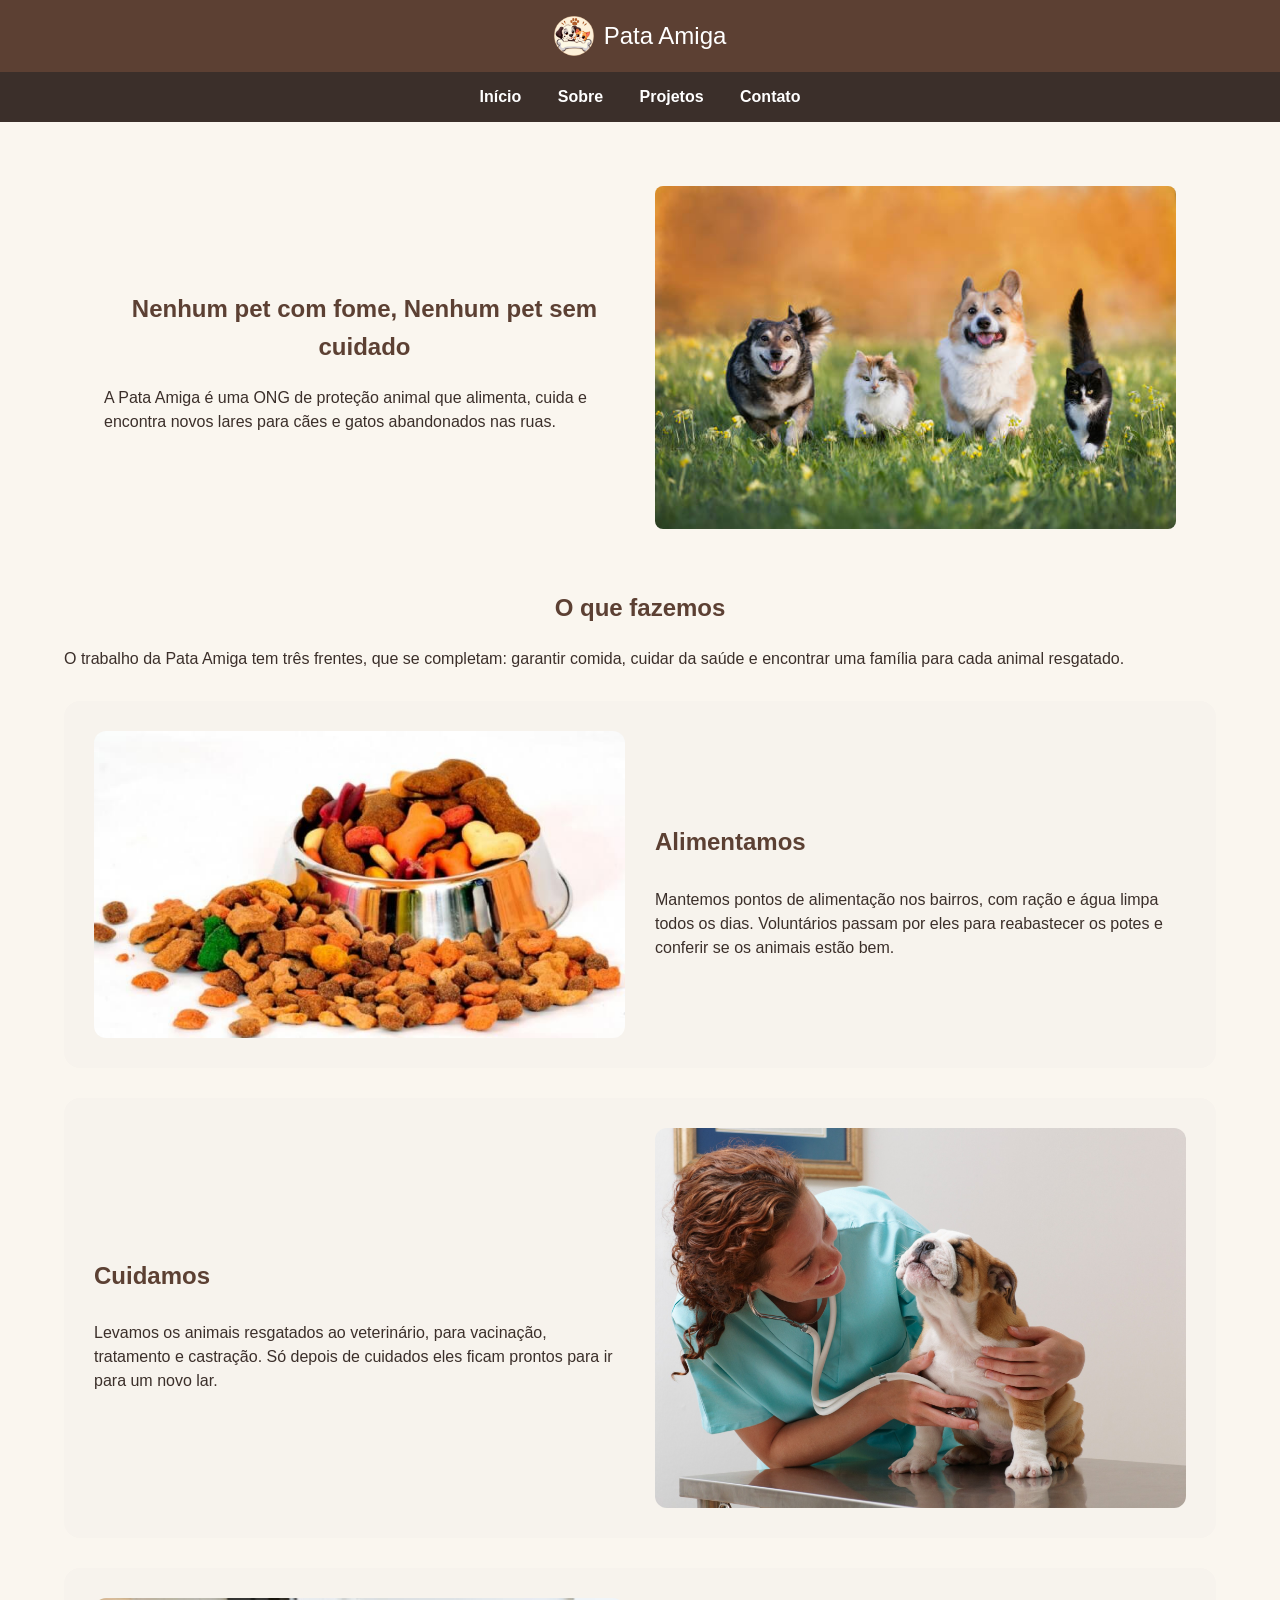
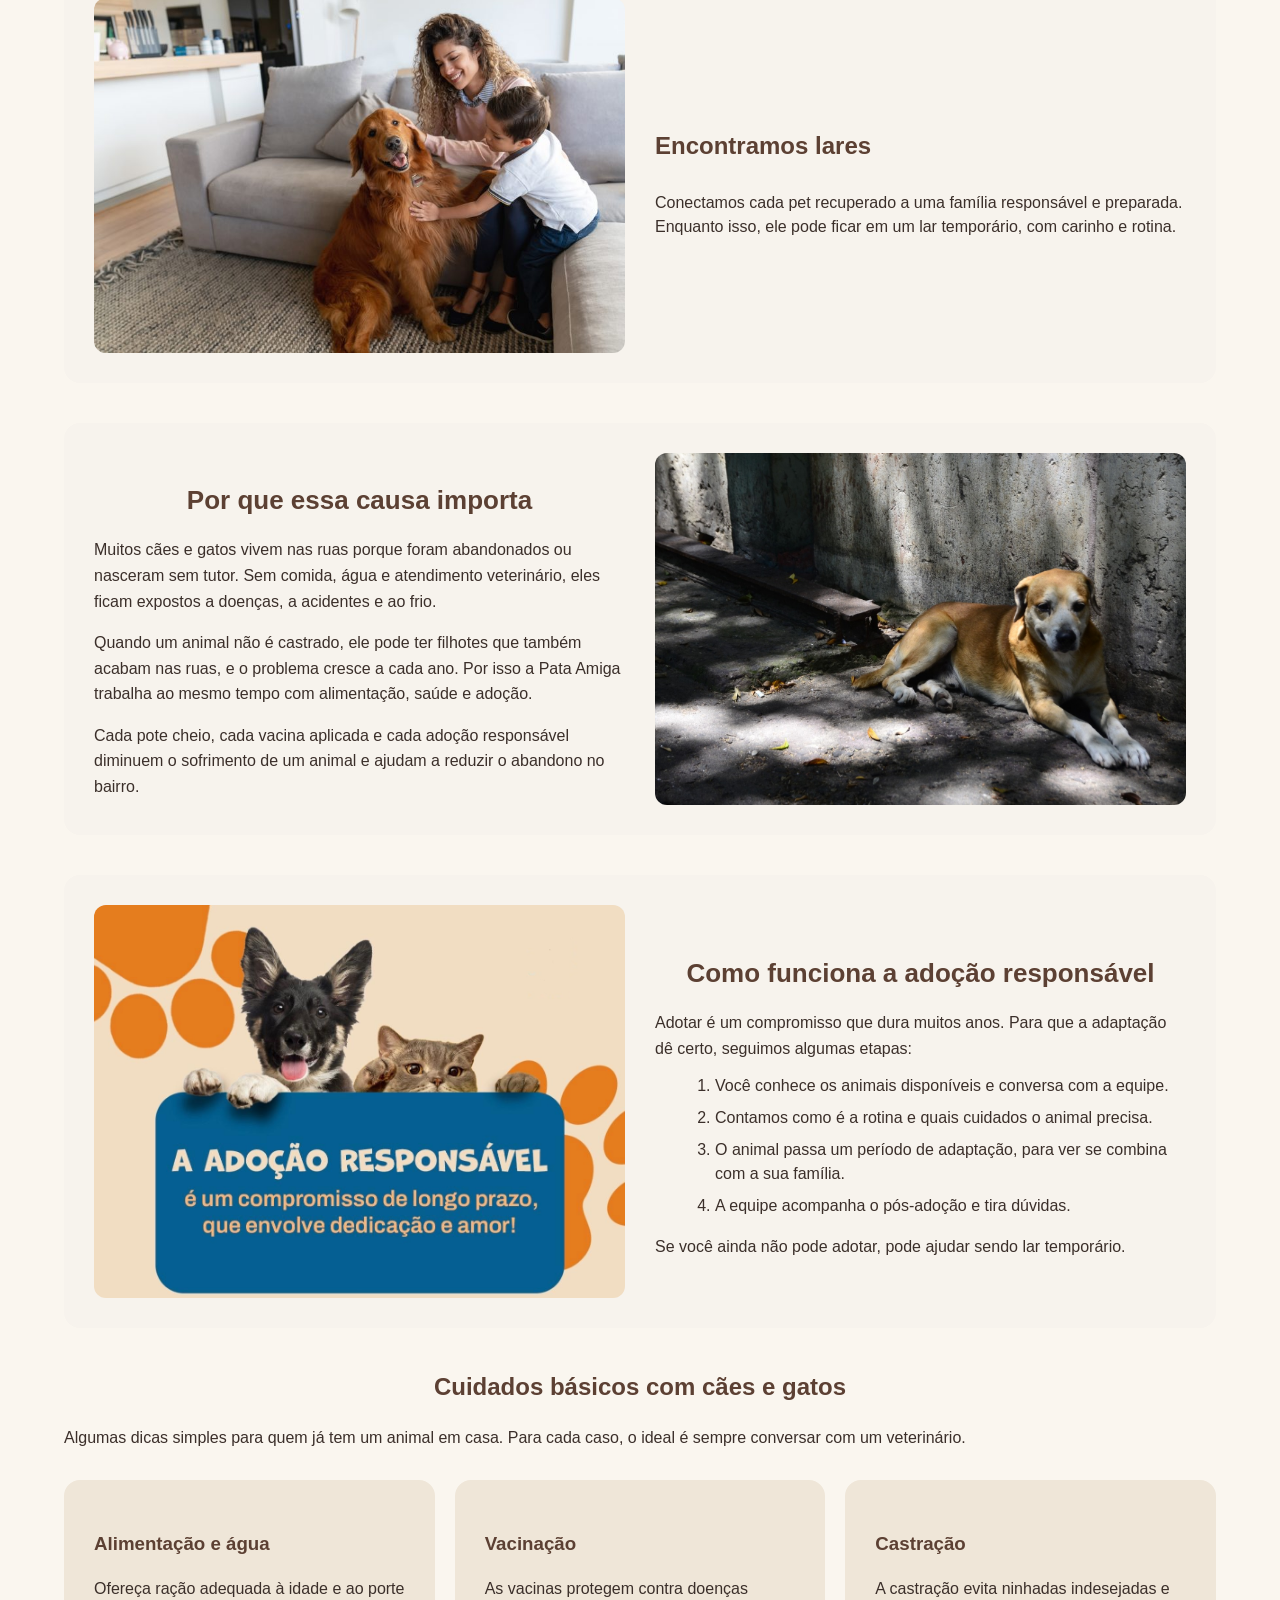
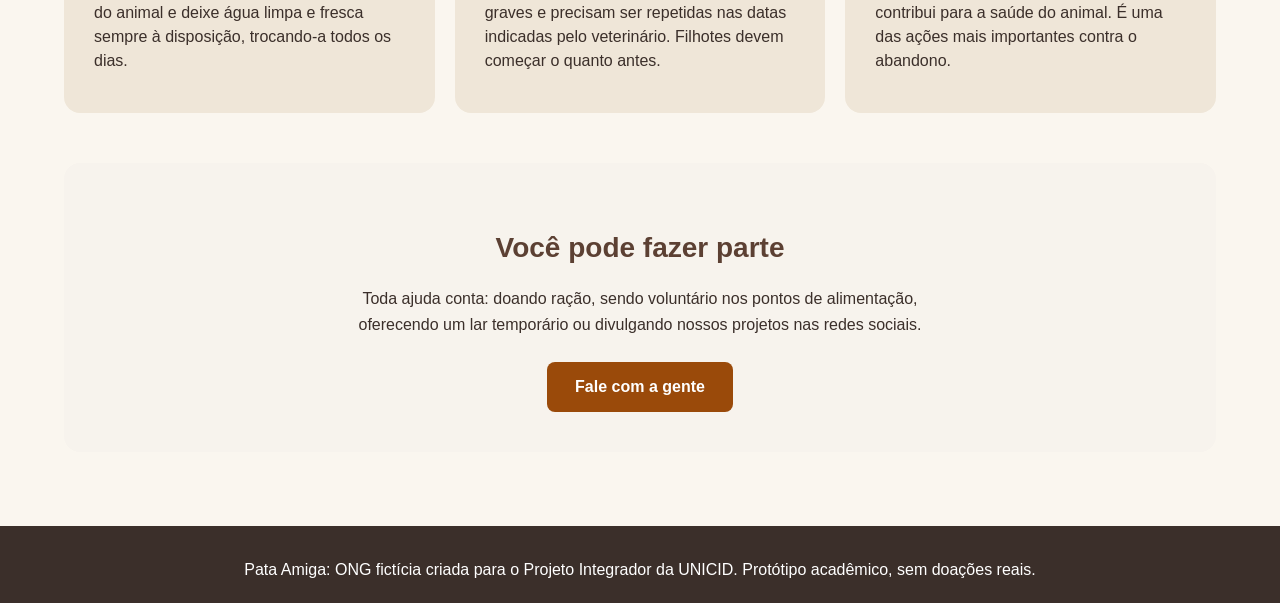
<file: index.html>
<!DOCTYPE html>
<html lang="pt-BR">
<head>
    <meta charset="UTF-8">
    <meta name="viewport" content="width=device-width, initial-scale=1">
    <title>Pata Amiga | Início</title>
    <link rel="stylesheet" href="css/estilos.css">
</head>
<body>
    <header>
    <a href="index.html">
        <img src="img/logo.png" alt="Logo da Pata Amiga" width="40" height="40">
        Pata Amiga
    </a>
    </header>
    <nav>
        <a href="index.html">Início</a>
        <a href="sobre.html">Sobre</a>
        <a href="projetos.html">Projetos</a>
        <a href="contato.html">Contato</a>
    </nav>
    <main>
        <section class="destaque">
            <div class="texto">
                <h1>Nenhum pet com fome, Nenhum pet sem cuidado</h1>
                <p>A Pata Amiga é uma ONG de proteção animal que alimenta, cuida e encontra novos lares para cães e gatos abandonados nas ruas.</p>
            </div>
            <img src="img/petLogo.jpg" alt="Ilustração de um cachorro e um gato ao lado de um pote de ração" width="480" height="380">
        </section>

 <section>
    <h2>O que fazemos</h2>
    <p>O trabalho da Pata Amiga tem três frentes, que se completam: garantir comida, cuidar da saúde e encontrar uma família para cada animal resgatado.</p>
    
    <div class="cartoes">
        
        <div class="cartao">
            <img src="img/racao.jpg" alt="Ilustração de um saco de ração e de um pote com ração" width="480" height="380">
            
            <div class="cartao-conteudo">
                <h3>Alimentamos</h3>
                <p>Mantemos pontos de alimentação nos bairros, com ração e água limpa todos os dias. Voluntários passam por eles para reabastecer os potes e conferir se os animais estão bem.</p>
            </div>
        </div>

        <div class="cartao-invertido">
            <img src="img/cuidados.jpeg" alt="Ilustração de um gato com um curativo na cabeça" width="480" height="380">
            
            <div class="cartao-conteudo">
                <h3 class="cuidamos">Cuidamos</h3>
                <p class="explicacao-cuidamos">Levamos os animais resgatados ao veterinário, para vacinação, tratamento e castração. Só depois de cuidados eles ficam prontos para ir para um novo lar.</p>
            </div>
        </div>
        <div class="cartao">
            <img src="img/lar.jpg" alt="Ilustração de uma casinha com um cachorro na janela" width="480" height="380">
            
            <div class="cartao-conteudo">
                <h3>Encontramos lares</h3>
                <p>Conectamos cada pet recuperado a uma família responsável e preparada. Enquanto isso, ele pode ficar em um lar temporário, com carinho e rotina.</p>
            </div>
        </div>

    </div>
        </section>  
        <section class="faixa-direita">
            <div class="texto">
                <h2>Por que essa causa importa</h2>
                <p>Muitos cães e gatos vivem nas ruas porque foram abandonados ou nasceram sem tutor. Sem comida, água e atendimento veterinário, eles ficam expostos a doenças, a acidentes e ao frio.</p>
                <p>Quando um animal não é castrado, ele pode ter filhotes que também acabam nas ruas, e o problema cresce a cada ano. Por isso a Pata Amiga trabalha ao mesmo tempo com alimentação, saúde e adoção.</p>
                <p>Cada pote cheio, cada vacina aplicada e cada adoção responsável diminuem o sofrimento de um animal e ajudam a reduzir o abandono no bairro.</p>
            </div>
                        <img src="img/abandonado.jpeg" alt="Ilustração de um cachorro deitado na rua à noite, perto de um poste de luz" width="480" height="320">
        </section>

        <section class="faixa-esquerda">
        <img src="img/adocao.jpg" alt="Ilustração de uma pessoa abraçando um cachorro, com um coração acima" width="480" height="320">
            <div class="texto">
                <h2>Como funciona a adoção responsável</h2>
                <p>Adotar é um compromisso que dura muitos anos. Para que a adaptação dê certo, seguimos algumas etapas:</p>
                <ol>
                    <li>Você conhece os animais disponíveis e conversa com a equipe.</li>
                    <li>Contamos como é a rotina e quais cuidados o animal precisa.</li>
                    <li>O animal passa um período de adaptação, para ver se combina com a sua família.</li>
                    <li>A equipe acompanha o pós-adoção e tira dúvidas.</li>
                </ol>
                <p>Se você ainda não pode adotar, pode ajudar sendo lar temporário.</p>
            </div>
            </section>

<section class="secao-cuidados">
    <h2>Cuidados básicos com cães e gatos</h2>
    <p class="subtitulo-cuidados">Algumas dicas simples para quem já tem um animal em casa. Para cada caso, o ideal é sempre conversar com um veterinário.</p>
    
    <div class="cartoes-cuidados">
        <div class="cartao-laranja">
            <h3>Alimentação e água</h3>
            <p>Ofereça ração adequada à idade e ao porte do animal e deixe água limpa e fresca sempre à disposição, trocando-a todos os dias.</p>
        </div>
        
        <div class="cartao-laranja">
            <h3>Vacinação</h3>
            <p>As vacinas protegem contra doenças graves e precisam ser repetidas nas datas indicadas pelo veterinário. Filhotes devem começar o quanto antes.</p>
        </div>
        
        <div class="cartao-laranja">
            <h3>Castração</h3>
            <p>A castração evita ninhadas indesejadas e contribui para a saúde do animal. É uma das ações mais importantes contra o abandono.</p>
        </div>
    </div>
</section>

        <section class="chamada">
            <h2>Você pode fazer parte</h2>
            <p>Toda ajuda conta: doando ração, sendo voluntário nos pontos de alimentação, oferecendo um lar temporário ou divulgando nossos projetos nas redes sociais.</p>
            <a class="botao" href="contato.html">Fale com a gente</a>
        </section>
    </main>
    <footer>
        <p>Pata Amiga: ONG fictícia criada para o Projeto Integrador da UNICID. Protótipo acadêmico, sem doações reais.</p>
    </footer>
</body>
</html>
</file>
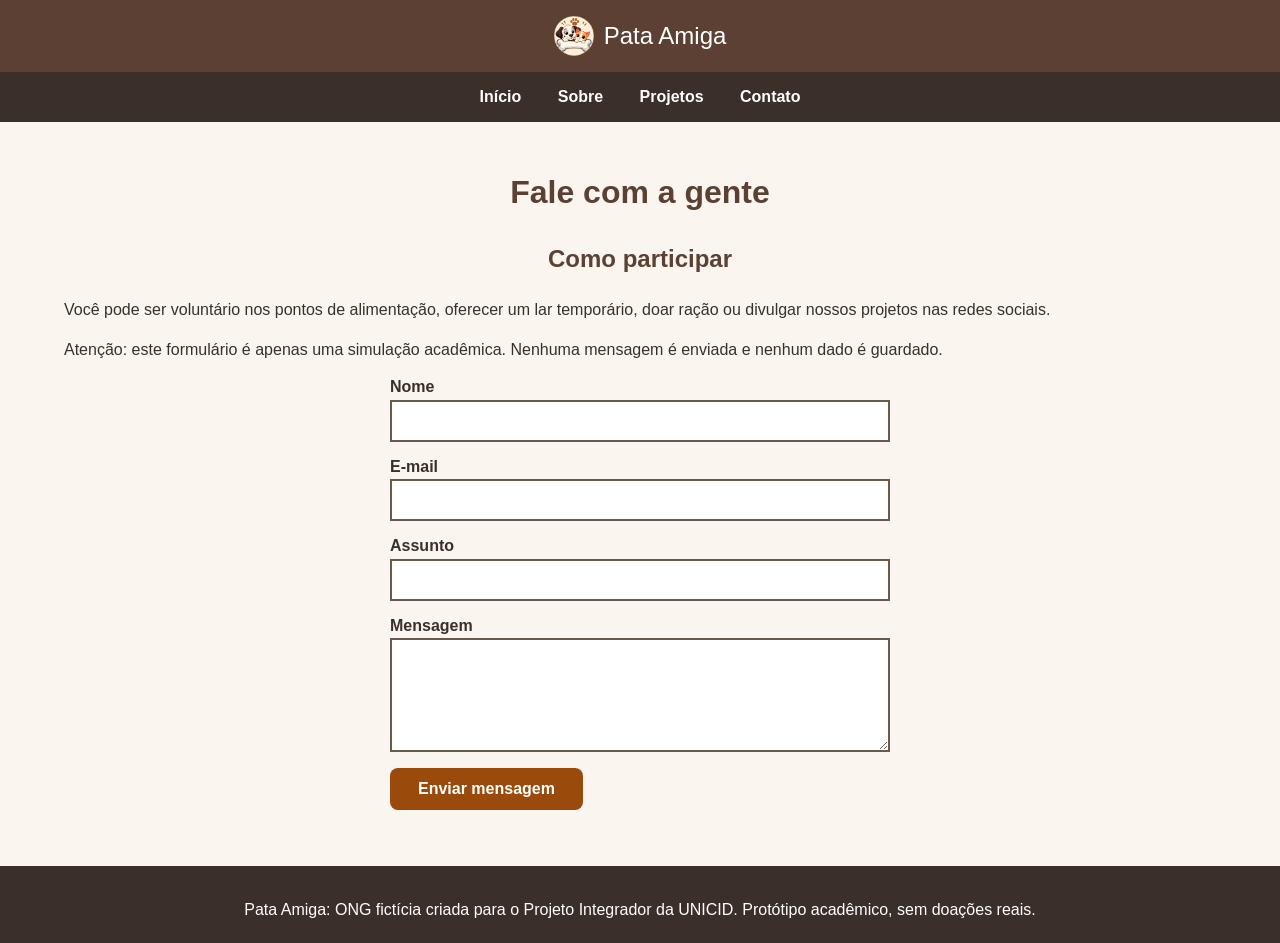
<file: contato.html>
<!DOCTYPE html>
<html lang="pt-BR">
<head>
    <meta charset="UTF-8">
    <meta name="viewport" content="width=device-width, initial-scale=1">
    <title>Pata Amiga | Contato</title>
    <link rel="stylesheet" href="css/estilos.css">
    <script src="js/formulario.js" defer></script>
</head>
<body>
    <header>
        <a href="index.html">
            <img src="img/logo.png" alt="Logo da Pata Amiga" width="40" height="40">
            Pata Amiga
        </a>
    </header>
    <nav>
        <a href="index.html">Início</a>
        <a href="sobre.html">Sobre</a>
        <a href="projetos.html">Projetos</a>
        <a href="contato.html">Contato</a>
    </nav>
    <main>
        <h1>Fale com a gente</h1>

        <h2>Como participar</h2>
        <p>Você pode ser voluntário nos pontos de alimentação, oferecer um lar temporário, doar ração ou divulgar nossos projetos nas redes sociais.</p>
        <p>Atenção: este formulário é apenas uma simulação acadêmica. Nenhuma mensagem é enviada e nenhum dado é guardado.</p>

        <form id="formContato" novalidate>
            <label for="nome">Nome</label>
            <input type="text" id="nome" required minlength="3">

            <label for="email">E-mail</label>
            <input type="email" id="email" required>

            <label for="assunto">Assunto</label>
            <input type="text" id="assunto" required>

            <label for="mensagem">Mensagem</label>
            <textarea id="mensagem" rows="5" required minlength="10"></textarea>

            <button class="botao" type="submit">Enviar mensagem</button>

            <p id="mensagemErro"></p>
            <p id="mensagemSucesso"></p>
        </form>
    </main>
    <footer>
        <p>Pata Amiga: ONG fictícia criada para o Projeto Integrador da UNICID. Protótipo acadêmico, sem doações reais.</p>
    </footer>
</body>
</html>
</file>
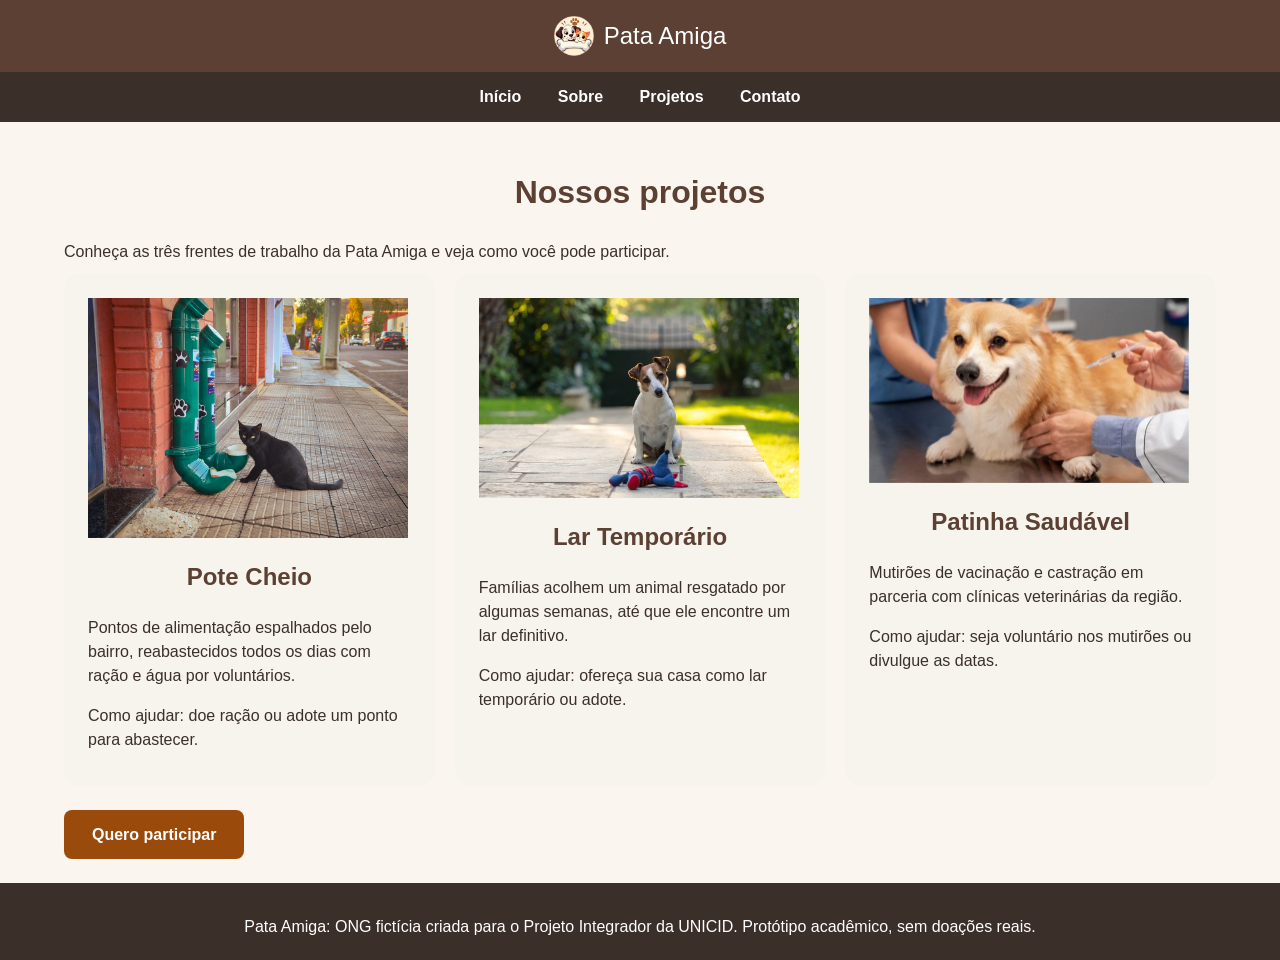
<file: projetos.html>
<!DOCTYPE html>
<html lang="pt-BR">
<head>
    <meta charset="UTF-8">
    <meta name="viewport" content="width=device-width, initial-scale=1">
    <title>Pata Amiga | Projetos</title>
    <link rel="stylesheet" href="css/estilos.css">
</head>
<body>
    <header>
        <a href="index.html">
            <img src="img/logo.png" alt="Logo da Pata Amiga" width="40" height="40">
            Pata Amiga
        </a>
    </header>
    <nav>
        <a href="index.html">Início</a>
        <a href="sobre.html">Sobre</a>
        <a href="projetos.html">Projetos</a>
        <a href="contato.html">Contato</a>
    </nav>
    <main>
        <h1>Nossos projetos</h1>
        <p>Conheça as três frentes de trabalho da Pata Amiga e veja como você pode participar.</p>

        <div class="projetos">
            <div class="projeto">
                <img src="img/comedouros.jpg" alt="Ilustração de um pote cheio de ração" width="320" height="200">
                <h2>Pote Cheio</h2>
                <p>Pontos de alimentação espalhados pelo bairro, reabastecidos todos os dias com ração e água por voluntários.</p>
                <p>Como ajudar: doe ração ou adote um ponto para abastecer.</p>
            </div>
            <div class="projeto">
                <img src="img/larTemporario.jpg" alt="Ilustração de uma casinha com um coração na porta" width="320" height="200">
                <h2>Lar Temporário</h2>
                <p>Famílias acolhem um animal resgatado por algumas semanas, até que ele encontre um lar definitivo.</p>
                <p>Como ajudar: ofereça sua casa como lar temporário ou adote.</p>
            </div>
            <div class="projeto">
                <img src="img/vacinacao.jpg" alt="Ilustração de um coração com uma cruz de saúde" width="320" height="200">
                <h2>Patinha Saudável</h2>
                <p>Mutirões de vacinação e castração em parceria com clínicas veterinárias da região.</p>
                <p>Como ajudar: seja voluntário nos mutirões ou divulgue as datas.</p>
            </div>
        </div>

        <a class="botao" href="contato.html">Quero participar</a>
    </main>
    <footer>
        <p>Pata Amiga: ONG fictícia criada para o Projeto Integrador da UNICID. Protótipo acadêmico, sem doações reais.</p>
    </footer>
</body>
</html>
</file>
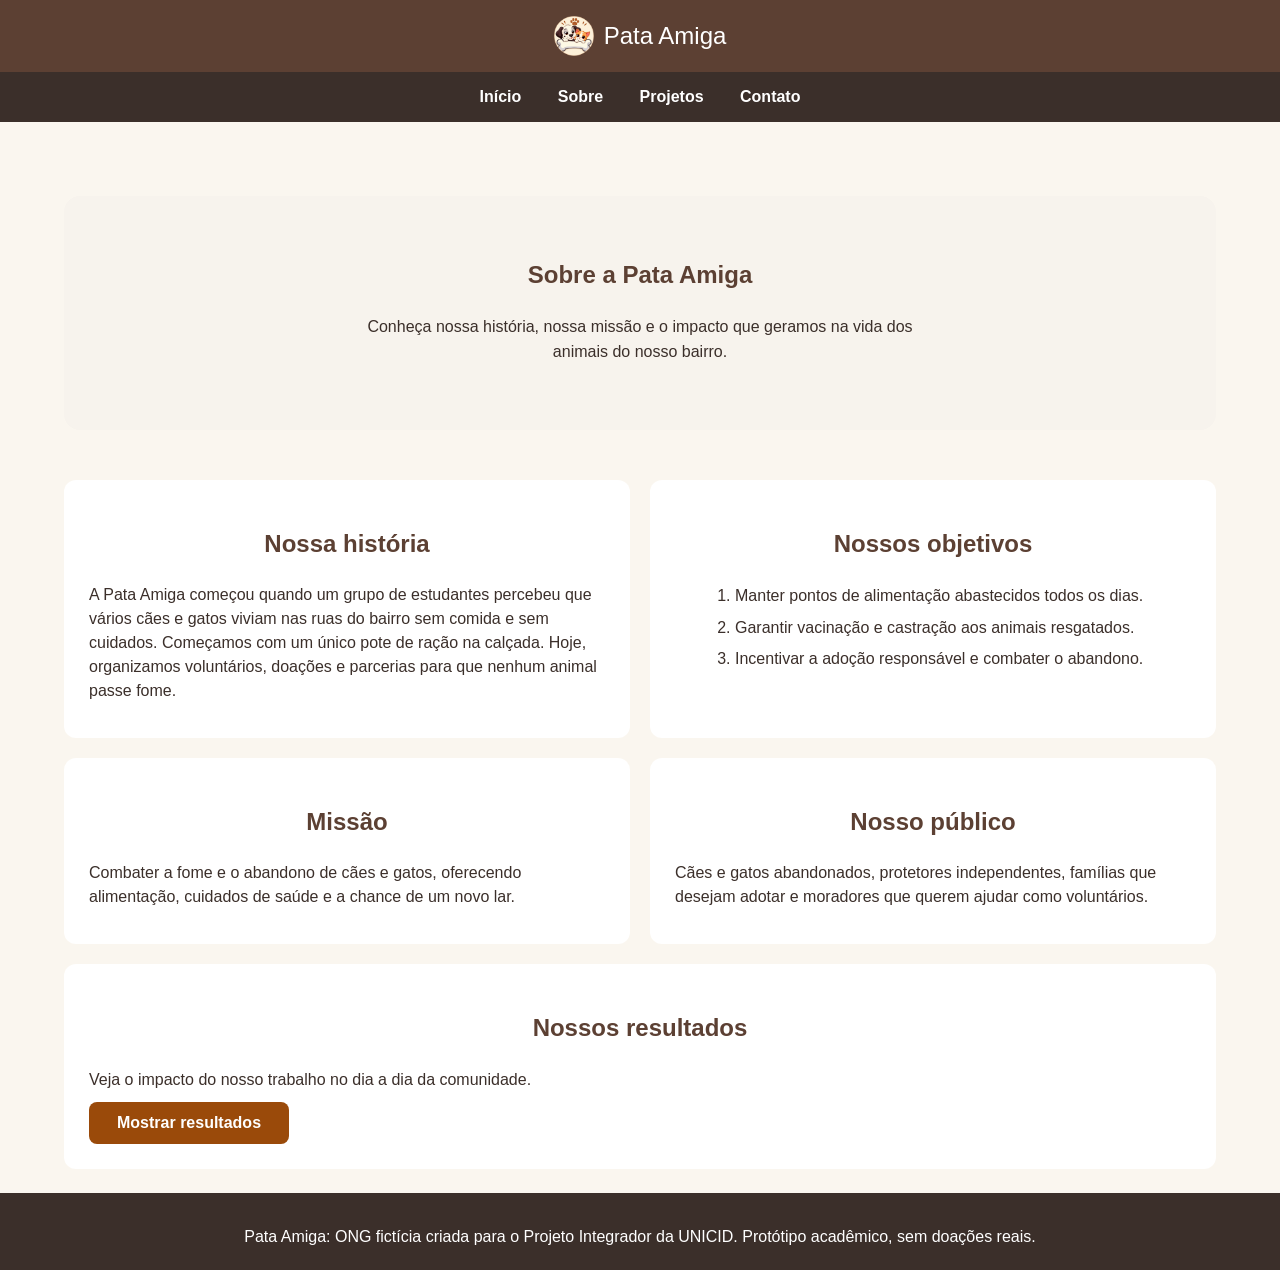
<file: sobre.html>
<!DOCTYPE html>
<html lang="pt-BR">
<head>
    <meta charset="UTF-8">
    <meta name="viewport" content="width=device-width, initial-scale=1">
    <title>Pata Amiga | Sobre</title>
    <link rel="stylesheet" href="css/estilos.css">
    <script src="js/script.js" defer></script>
</head>
<body>
    <header>
        <a href="index.html">
            <img src="img/logo.png" alt="Logo da Pata Amiga" width="40" height="40">
            Pata Amiga
        </a>
    </header>
    <nav>
        <a href="index.html">Início</a>
        <a href="sobre.html">Sobre</a>
        <a href="projetos.html">Projetos</a>
        <a href="contato.html">Contato</a>
    </nav>
<main>
        <section class="chamada">
            <h1>Sobre a Pata Amiga</h1>
            <p>Conheça nossa história, nossa missão e o impacto que geramos na vida dos animais do nosso bairro.</p>
        </section>

        <div class="duas-colunas">
            <div class="caixa">
                <h2>Nossa história</h2>
                <p>A Pata Amiga começou quando um grupo de estudantes percebeu que vários cães e gatos viviam nas ruas do bairro sem comida e sem cuidados. Começamos com um único pote de ração na calçada. Hoje, organizamos voluntários, doações e parcerias para que nenhum animal passe fome.</p>
            </div>

            <div class="caixa">
                <h2>Nossos objetivos</h2>
                <ol>
                    <li>Manter pontos de alimentação abastecidos todos os dias.</li>
                    <li>Garantir vacinação e castração aos animais resgatados.</li>
                    <li>Incentivar a adoção responsável e combater o abandono.</li>
                </ol>
            </div>
        </div>

        <div class="duas-colunas">
            <div class="caixa">
                <h2>Missão</h2>
                <p>Combater a fome e o abandono de cães e gatos, oferecendo alimentação, cuidados de saúde e a chance de um novo lar.</p>
            </div>

            <div class="caixa">
                <h2>Nosso público</h2>
                <p>Cães e gatos abandonados, protetores independentes, famílias que desejam adotar e moradores que querem ajudar como voluntários.</p>
            </div>
        </div>

        <div class="caixa resultados">
            <h2>Nossos resultados</h2>
            <p>Veja o impacto do nosso trabalho no dia a dia da comunidade.</p>
            <button class="botao" id="botaoResultados" type="button">Mostrar resultados</button>
            <div id="painelResultados">
                <p>12 pontos de alimentação ativos</p>
                <p>350 kg de ração distribuídos por mês</p>
                <p>80 animais adotados no último ano</p>
                <p>(Números fictícios, criados para este projeto acadêmico.)</p>
            </div>
        </div>
    </main>
    <footer>
        <p>Pata Amiga: ONG fictícia criada para o Projeto Integrador da UNICID. Protótipo acadêmico, sem doações reais.</p>
    </footer>
</body>
</html>
</file>
<file: css/estilos.css>
/* tamanho das caixas padding */
* {
    box-sizing: border-box;
}

/* aparência geral da página */
body {
    margin: 0;
    font-family: Arial, sans-serif;
    line-height: 1.6; /*espaço das linhas*/
    color: #3b2f2a;
    background-color: #faf6ef;
}

/* Estilo básico e fofo para os títulos da ONG */
h1,h2 {
    text-align: center;
    color: #5c4033;
    transition: 0.3s;  /* deixa uma animação suave */
    
}

h3 {
    color: #5c4033;
    transition: 0.3s;
}

/* animação de aumentar a fonte */
h1:hover, h2:hover, h3:hover {
    color: #8a4b14; /* muda a cor*/
    transform: scale(1.05);
}

/*estilo do cabeçalho */
header {
    background-color: #5c4033;
    padding: 16px 24px;
    display: flex;   /*deixa o logo e o texto na mesma linha */ 
    justify-content: center;     /*deixa centralizado na horizontal*/
    align-items: center;    /*deixa centralizado na vertical*/
   
   
}

/*estilo dos links*/
header a {
    color: white;
    text-decoration: none;
    font-size: 1.5rem;
    display: inline-flex;
    align-items: center;
    
}

header a:hover {
    color: white;
    text-decoration: none;
}

/*estilo da imagem do cabeçalho*/
header img {
    margin: 0 10px 0 0;
}

/*estilo do menu de navegação*/
nav {
    background-color: #3b2f2a;
    text-align: center;
}

/*estilo dos links do menu*/
nav a {
    display: inline-block;
    padding: 12px 16px;
    color: white;
    text-decoration: none;
    font-weight: bold;
    border-radius: 20px;  /* deixa as bordas arredondadas */
    transition: all 0.3s ease;   /* deixa a animação suave */
   
}

/*estilo do menu ao passar o mouse*/
nav a:hover {
    background-color: #e8a45c;
    color: #3b2f2a;
    text-decoration: none;

}

/* deixa o conteudo centralizado*/
main {
    max-width: 1200px;
    margin: 0 auto;
    padding: 24px;
}

/* faz com que a imagem nao ultrapasse o tamanho da tela e fique proporcional */
img {
    display:block;
    max-width: 100%;
    height: auto;
}

/* links comuns */
a {
    color: #8a4b14;

}

a:hover {
    color: #5c4033;
    text-decoration: underline;
}

header a:hover {
    color: white;
}

/* Textos e listas */
p, li {
    line-height: 1.5;
    margin-bottom: 10px;
} 

/* Listas organizadas */
ol {
    margin-left: 20px;
    margin-top: 10px;
}

ol li {
    font-size: 16px;
    line-height: 1.6;
    margin-bottom: 6px;
}

/*rodape do site*/
footer {
    background-color: #3b2f2a;
    color: #ffffff;
    padding: 16px 24px; 
    text-align: center;
}

footer p {
    margin-bottom: 5px;
}


/* deixa a imagem e o texto lado a lado */
.destaque {
    display: flex;
    align-items: center;  /* alinha o texto bem no meio da altura da imagem */
    gap: 30px;  /* cria um espaço seguro entre a imagem e o texto */
    padding: 40px;
}

/* deixa a imagem com bordas levemente arredondadas */
.destaque img {
    border-radius: 8px;
    flex: 1;
}

/* estilo do parágrafo */
.destaque p {
    font-size: 16px;
    line-height: 1.5;
}

/* o texto ocupa metade da linha, a imagem a outra metade */
.texto {
    flex: 1;
}

/* espaçamento geral da seção e dos cartões */
.cartoes {
    display: flex;
    flex-direction: column;
    gap: 30px;
    margin-top: 30px;
}

/* deixa a foto e o texto um do lado do outro */
.cartao {
    display: flex;
    align-items: center;
    gap: 30px;
    padding: 30px;
    background-color: #f7f3ed;  /* Fundo marrom claro/bege suave */
    border-radius: 16px;  /* Deixa as bordas do cartão arredondadas */
    
}

/* deixa a foto e o texto um do lado do outro, mas do lado invertido */
.cartao-invertido {
    display: flex;
    flex-direction: row-reverse;  /* Joga a imagem para a direita */
    align-items: center;
    gap: 30px;
    padding: 30px;
    background-color: #f7f3ed;    /* Mesmo fundo marrom claro/bege suave */
    border-radius: 16px;  /* Bordas arredondadas */
    
}

.cartao img,
.cartao-invertido img {
    border-radius: 12px;
    flex: 1;
}

.cartao-conteudo {
    flex: 1;
}

/* estilo dos títulos (H3) */
.cartao h3,
.cartao-invertido h3 {
    font-size: 24px;
    color: #5c4033;  
    margin-bottom: 10px;   /* Cria um espaço empurrando o parágrafo para baixo */
    display: inline-block;
    transform-origin: left center;
    transition: all 0.3s ease;
}

/* estilo dos parágrafos */
.cartao p,
.cartao-invertido p {
    font-size: 16px;
    transition: 0.3s;  /* deixa uma animação suave */
    
}

.cartao h3:hover,
.cartao-invertido h3:hover {
    color: #8a4b14;  /* muda a cor quando passa o mouse */
    transform: scale(1.05);
}

/* aqui é tudo o que envolve a imagem e texto na mesma caixinha, mas de lado invertido */
.faixa-direita {
    display: flex;
    align-items: center;
    gap: 30px;
    padding: 30px;
    margin: 40px 0;
    background-color: #f7f3ed;
    border-radius: 16px;
}

.faixa-direita img {
    border-radius: 12px;
    flex: 1;
}

.faixa-direita h2 {
    font-size: 26px;
    margin-bottom: 15px;
}

.faixa-direita p {
    font-size: 16px;
    line-height: 1.6;
    margin-bottom: 12px;
}

.faixa-direita p:last-child {
    margin-bottom: 0;
}

.faixa-esquerda {
    display: flex;
    align-items: center;
    gap: 30px;
    padding: 30px;
    margin: 40px 0;
    background-color: #f7f3ed;   /* Mesmo fundo marrom claro/bege */
    border-radius: 16px;
}

.faixa-esquerda img {
    border-radius: 12px;
    flex: 1;
}

.faixa-esquerda h2 {
    font-size: 26px;
    margin-bottom: 15px;
}

.faixa-esquerda p {
    font-size: 16px;
    line-height: 1.6;
    margin-bottom: 12px;
}

/* lista numerada das ações */
.faixa-esquerda ol {
    margin-left: 20px;
    margin-bottom: 12px;
}

.faixa-esquerda ol li {
    font-size: 16px;
    line-height: 1.5;
    margin-bottom: 8px;
}

/* cartoes que falam dos cuidados com os animais*/
.cartoes-cuidados {
    display: flex;
    gap: 20px;
    margin-top: 30px;
}

.cartao-laranja {
    background-color: #efe6d8;
    padding: 30px;
    border-radius: 16px;
    flex: 1;
    transition: transform 0.3s ease;
}

.cartao-laranja:hover {
    transform: translateY(-5px);
}

/* texto final da chamada*/
.chamada {
    text-align: center;
    background-color: #f7f3ed;
    padding: 40px 30px;
    margin: 50px 0;
    border-radius: 16px;
}

.chamada h2 {
    font-size: 28px;
    margin-bottom: 15px;
}

.chamada p {
    font-size: 16px;
    max-width: 600px;
    margin: 0 auto 25px auto;
    line-height: 1.6;
}

/* PAGINA SOBRE: */

/* Deixa duas caixas lado a lado */
.duas-colunas {
    display: flex;
    gap: 20px;
    margin-bottom: 20px;
}

/* O estilo de cada caixinha */
.caixa {
    background-color: #ffffff;
    padding: 25px;
    border-radius: 12px;
    flex: 1;
}

/* Botão interativo com a cor padrão da página */
.botao {
    display: inline-block;
    background-color: #9a4a0a;
    color: #ffffff;
    padding: 12px 28px;
    border: none;
    border-radius: 8px;
    font-size: 16px;
    font-weight: bold;
    font-family: Arial, sans-serif;
    text-decoration: none;
    cursor: pointer;
    transition: all 0.3s ease;
    
}

.botao:hover {
    background-color: #7a3908;
    color: #ffffff;
    text-decoration: none;
    transform: scale(1.05);

}

/*formatação do botao do formulario de contato*/
form .botao {
    margin-top: 16px;
    margin-bottom: 16px;
}

/*PAGINA PROJETOS*/

/* tres projetos lado a lado */
.projetos {
    display: flex;
    gap: 20px;
    margin-bottom: 24px;
}

/*cada projeto é uma caixinha */
.projeto {
    flex: 1;
    padding: 24px;
    background-color: #f7f3ed;
    border-radius: 16px;
}

/*PAGINA CONTATO*/
/*limita o tamanho e centraliza o formulario*/
form {
    max-width: 500px;
    margin: 0 auto;
}

/*deixa os campos do formulario com o mesmo tamanho */
label {
    display: block;
    margin-top: 12px;
    font-weight: bold;
}

/* é o campo de texto do formulario */
input, textarea {
    display: block;
    width: 100%;
    padding: 10px;
    border: 2px solid #6b5a4c;
    background-color: #ffffff;
    font-size: 1rem;
    font-family:Arial, sans-serif;
}

/* mensagem de erro  */
#mensagemErro {
    color: #b91c1c;
    font-weight: bold;
    white-space: pre-line;
}

/* mensagem de sucesso  */
#mensagemSucesso {
    background-color: #00880e51;
    color: #014301;
    font-weight: bold;
    border-radius: 8px;
    margin-top: 16px;
    white-space: pre-line;
}

/* PAGINA SOBRE (resultados): */
/* painel que o JavaScript mostra e esconde */
#painelResultados {
    margin-top: 16px;
    padding: 16px;
    background-color: #efe6d8;
    border: 2px solid #5c4033;
}

/* CELULAR: telas de até 768px */
@media (max-width: 768px) {

    /* o que estava lado a lado passa a ficar um embaixo do outro */
    .destaque,
    .cartao,
    .cartao-invertido,
    .faixa-direita,
    .faixa-esquerda,
    .cartoes-cuidados,
    .projetos,
    .duas-colunas {
        display: block;
    }

    /* espaço entre os itens, já que o gap não funciona em display: block */
    .cartao img,
    .cartao-invertido img,
    .faixa-direita img,
    .faixa-esquerda img,
    .destaque img {
        margin-bottom: 16px;
    }

    .cartao-laranja,
    .projeto,
    .caixa {
        margin-bottom: 16px;
    }

    /* menos espaço nas bordas */
    .destaque {
        padding: 20px;
    }

    .cartao,
    .cartao-invertido,
    .faixa-direita,
    .faixa-esquerda {
        padding: 20px;
    }

    main {
        padding: 16px;
    }
}

/* ANIMAÇÃO: os blocos sobem suavemente quando a página abre */
@keyframes subir {
    from {
        opacity: 0;
        transform: translateY(20px);
    }
    to {
        opacity: 1;
        transform: translateY(0);
    }
}

/* liga a animação nos blocos da página */
.destaque,
.cartao,
.cartao-invertido,
.faixa-direita,
.faixa-esquerda,
.cartao-laranja,
.chamada,
.projeto,
.caixa {
    animation: subir 0.6s ease-out;
}

/* desativa a animação para usuários que preferem menos movimento */
@media (prefers-reduced-motion: reduce) {
    .destaque,
    .cartao,
    .cartao-invertido,
    .faixa-direita,
    .faixa-esquerda,
    .cartao-laranja,
    .chamada,
    .projeto,
    .caixa {
        animation: none;
    }
}
</file>
